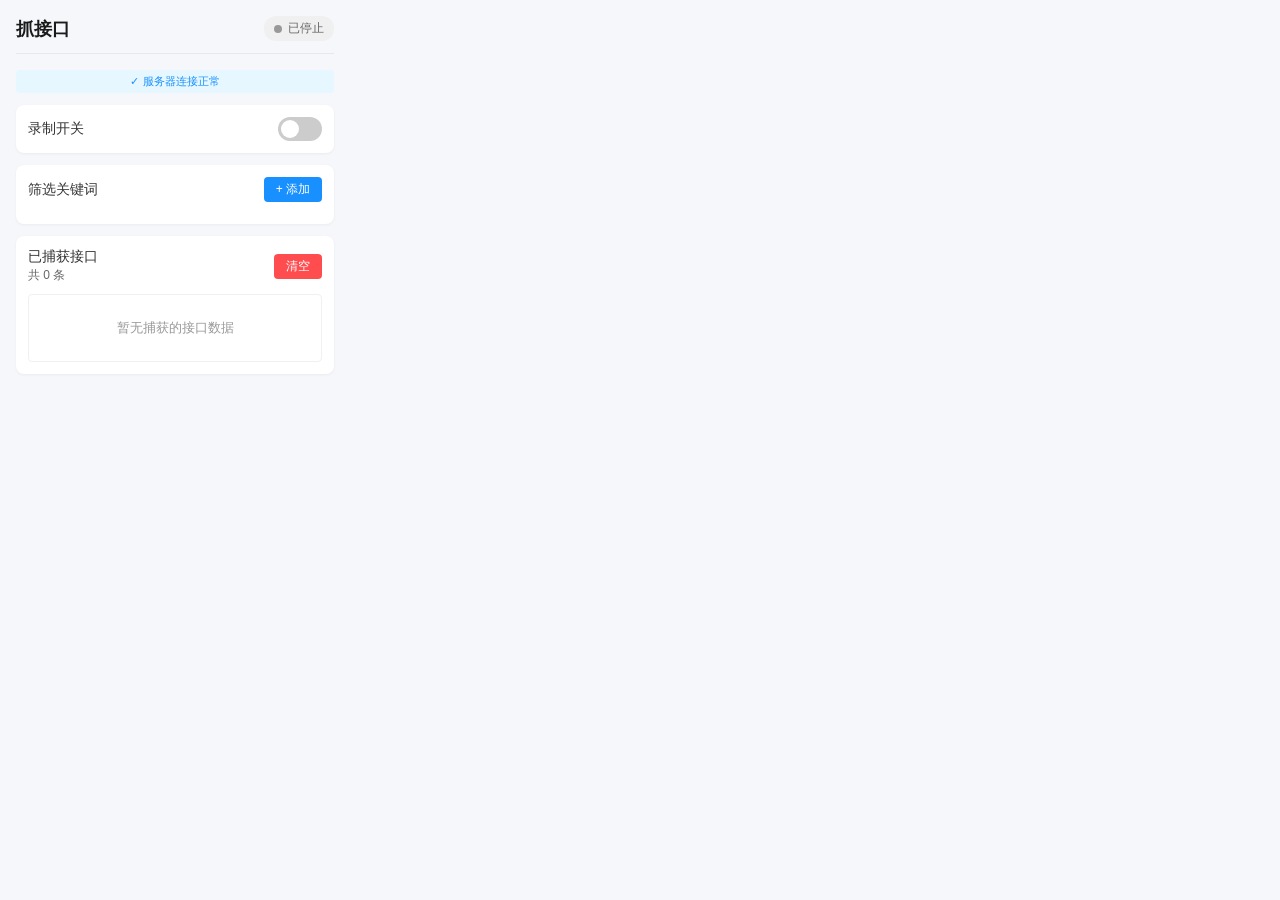
<file: api-catcher/popup.html>
<!DOCTYPE html>
<html>
<head>
  <meta charset="UTF-8">
  <title>抓接口</title>
  <link rel="stylesheet" href="popup.css">
</head>
<body>
  <div class="container">
    <div class="header">
      <h1>抓接口</h1>
      <div class="status-badge stopped" id="statusBadge">
        <span class="dot"></span>
        <span id="statusText">已停止</span>
      </div>
    </div>

    <div class="server-status connected" id="serverStatus">
      ✓ 服务器连接正常
    </div>

    <div class="control-section">
      <div class="control-row">
        <span class="switch-label">录制开关</span>
        <label class="switch">
          <input type="checkbox" id="recordingSwitch">
          <span class="slider"></span>
        </label>
      </div>
    </div>

    <div class="filter-section">
      <div class="filter-header">
        <h3>筛选关键词</h3>
        <button class="add-filter-btn" id="addFilterBtn">+ 添加</button>
      </div>
      <div class="filter-list" id="filterList">
      </div>
    </div>

    <div class="api-list-section">
      <div class="api-list-header">
        <div>
          <h3>已捕获接口</h3>
          <span class="api-count" id="apiCount">共 0 条</span>
        </div>
        <button class="clear-btn" id="clearBtn">清空</button>
      </div>
      <div class="api-list" id="apiList">
        <div class="api-list-empty">暂无捕获的接口数据</div>
      </div>
    </div>
  </div>

  <script src="popup.js"></script>
</body>
</html>
</file>
<file: api-catcher/popup.css>
* {
  margin: 0;
  padding: 0;
  box-sizing: border-box;
}

body {
  width: 350px;
  font-family: -apple-system, BlinkMacSystemFont, 'Segoe UI', Roboto, Oxygen, Ubuntu, Cantarell, sans-serif;
  font-size: 14px;
  color: #333;
  background: #f5f7fa;
}

.container {
  padding: 16px;
}

.header {
  display: flex;
  justify-content: space-between;
  align-items: center;
  margin-bottom: 16px;
  padding-bottom: 12px;
  border-bottom: 1px solid #e8e8e8;
}

.header h1 {
  font-size: 18px;
  font-weight: 600;
  color: #1a1a1a;
}

.status-badge {
  display: flex;
  align-items: center;
  gap: 6px;
  padding: 4px 10px;
  border-radius: 12px;
  font-size: 12px;
  font-weight: 500;
}

.status-badge.recording {
  background: #fff1f0;
  color: #ff4d4f;
}

.status-badge.stopped {
  background: #f0f0f0;
  color: #666;
}

.status-badge .dot {
  width: 8px;
  height: 8px;
  border-radius: 50%;
}

.status-badge.recording .dot {
  background: #ff4d4f;
  animation: pulse 1.5s infinite;
}

.status-badge.stopped .dot {
  background: #999;
}

@keyframes pulse {
  0%, 100% { opacity: 1; }
  50% { opacity: 0.4; }
}

.server-status {
  font-size: 11px;
  padding: 4px 8px;
  border-radius: 4px;
  margin-bottom: 12px;
  text-align: center;
}

.server-status.connected {
  background: #e6f7ff;
  color: #1890ff;
}

.server-status.disconnected {
  background: #fff2e8;
  color: #fa8c16;
}

.control-section {
  background: #fff;
  border-radius: 8px;
  padding: 12px;
  margin-bottom: 12px;
  box-shadow: 0 1px 3px rgba(0, 0, 0, 0.05);
}

.control-row {
  display: flex;
  justify-content: space-between;
  align-items: center;
}

.switch-label {
  font-weight: 500;
  color: #333;
}

.switch {
  position: relative;
  width: 44px;
  height: 24px;
}

.switch input {
  opacity: 0;
  width: 0;
  height: 0;
}

.slider {
  position: absolute;
  cursor: pointer;
  top: 0;
  left: 0;
  right: 0;
  bottom: 0;
  background-color: #ccc;
  transition: 0.3s;
  border-radius: 24px;
}

.slider:before {
  position: absolute;
  content: "";
  height: 18px;
  width: 18px;
  left: 3px;
  bottom: 3px;
  background-color: white;
  transition: 0.3s;
  border-radius: 50%;
}

input:checked + .slider {
  background-color: #52c41a;
}

input:checked + .slider:before {
  transform: translateX(20px);
}

.filter-section {
  background: #fff;
  border-radius: 8px;
  padding: 12px;
  margin-bottom: 12px;
  box-shadow: 0 1px 3px rgba(0, 0, 0, 0.05);
}

.filter-header {
  display: flex;
  justify-content: space-between;
  align-items: center;
  margin-bottom: 10px;
}

.filter-header h3 {
  font-size: 14px;
  font-weight: 500;
}

.add-filter-btn {
  background: #1890ff;
  color: #fff;
  border: none;
  padding: 4px 12px;
  border-radius: 4px;
  cursor: pointer;
  font-size: 12px;
  transition: background 0.2s;
}

.add-filter-btn:hover {
  background: #40a9ff;
}

.filter-list {
  display: flex;
  flex-direction: column;
  gap: 8px;
}

.filter-item {
  display: flex;
  gap: 8px;
  align-items: center;
}

.filter-input {
  flex: 1;
  padding: 6px 10px;
  border: 1px solid #d9d9d9;
  border-radius: 4px;
  font-size: 13px;
  outline: none;
  transition: border-color 0.2s;
}

.filter-input:focus {
  border-color: #1890ff;
}

.delete-filter-btn {
  background: #ff4d4f;
  color: #fff;
  border: none;
  width: 28px;
  height: 28px;
  border-radius: 4px;
  cursor: pointer;
  font-size: 14px;
  display: flex;
  align-items: center;
  justify-content: center;
  transition: background 0.2s;
}

.delete-filter-btn:hover {
  background: #ff7875;
}

.api-list-section {
  background: #fff;
  border-radius: 8px;
  padding: 12px;
  box-shadow: 0 1px 3px rgba(0, 0, 0, 0.05);
}

.api-list-header {
  display: flex;
  justify-content: space-between;
  align-items: center;
  margin-bottom: 10px;
}

.api-list-header h3 {
  font-size: 14px;
  font-weight: 500;
}

.api-count {
  font-size: 12px;
  color: #666;
}

.clear-btn {
  background: #ff4d4f;
  color: #fff;
  border: none;
  padding: 4px 12px;
  border-radius: 4px;
  cursor: pointer;
  font-size: 12px;
  transition: background 0.2s;
}

.clear-btn:hover {
  background: #ff7875;
}

.api-list {
  max-height: 280px;
  overflow-y: auto;
  border: 1px solid #f0f0f0;
  border-radius: 4px;
}

.api-list-empty {
  padding: 24px;
  text-align: center;
  color: #999;
  font-size: 13px;
}

.api-item {
  padding: 10px;
  border-bottom: 1px solid #f0f0f0;
  cursor: pointer;
  transition: background 0.2s;
}

.api-item:last-child {
  border-bottom: none;
}

.api-item:hover {
  background: #f5f7fa;
}

.api-item-header {
  display: flex;
  justify-content: space-between;
  align-items: center;
  margin-bottom: 4px;
}

.api-method {
  padding: 2px 8px;
  border-radius: 3px;
  font-size: 11px;
  font-weight: 600;
  text-transform: uppercase;
}

.api-method.GET {
  background: #e6f7ff;
  color: #1890ff;
}

.api-method.POST {
  background: #e6ffed;
  color: #52c41a;
}

.api-method.PUT {
  background: #fff7e6;
  color: #fa8c16;
}

.api-method.DELETE {
  background: #fff1f0;
  color: #ff4d4f;
}

.api-method.PATCH {
  background: #f9f0ff;
  color: #722ed1;
}

.api-time {
  font-size: 11px;
  color: #999;
}

.api-url {
  font-size: 12px;
  color: #333;
  word-break: break-all;
  line-height: 1.4;
}

.api-status {
  display: inline-block;
  font-size: 11px;
  padding: 1px 6px;
  border-radius: 3px;
  margin-top: 4px;
}

.api-status.success {
  background: #e6ffed;
  color: #52c41a;
}

.api-status.error {
  background: #fff1f0;
  color: #ff4d4f;
}

::-webkit-scrollbar {
  width: 6px;
}

::-webkit-scrollbar-track {
  background: #f1f1f1;
  border-radius: 3px;
}

::-webkit-scrollbar-thumb {
  background: #c1c1c1;
  border-radius: 3px;
}

::-webkit-scrollbar-thumb:hover {
  background: #a8a8a8;
}
</file>
